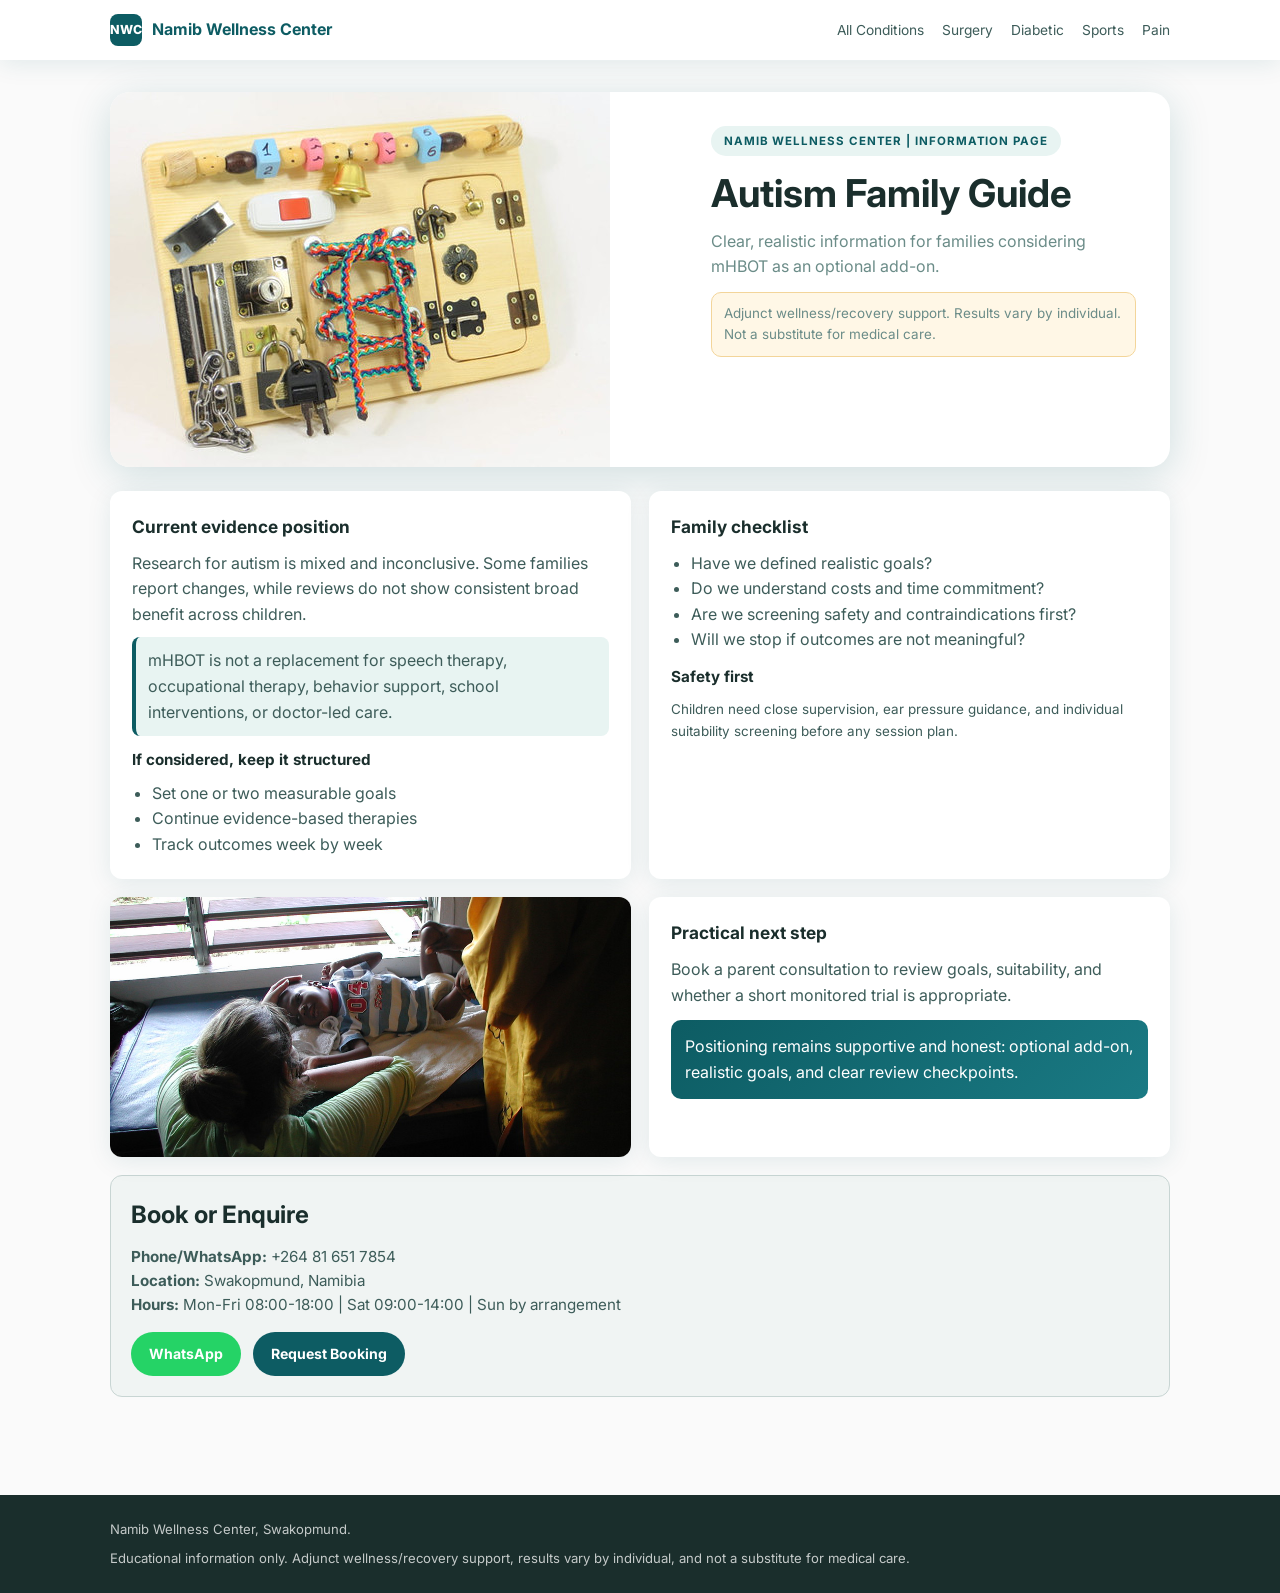
<file: landing/autism-families.html>
<!DOCTYPE html>
<html lang="en">
<head>
  <meta charset="UTF-8" />
  <meta name="viewport" content="width=device-width, initial-scale=1.0" />
  <title>Autism Family Guide | Namib Wellness Center</title>
  <meta name="description" content="Balanced family guide on mHBOT and autism from Namib Wellness Center, Swakopmund." />
  <link rel="preconnect" href="https://fonts.googleapis.com" />
  <link href="https://fonts.googleapis.com/css2?family=Inter:wght@300;400;500;600;700;800&display=swap" rel="stylesheet" />
  <link rel="stylesheet" href="styles.css" />
</head>
<body>
  <nav class="top-nav"><div class="top-wrap"><a class="brand" href="../index.html"><span class="brand-box">NWC</span>Namib Wellness Center</a><div class="nav-links"><a href="../index.html#conditions">All Conditions</a><a href="surgery-aftercare.html">Surgery</a><a href="diabetic-support.html">Diabetic</a><a href="sports-injuries.html">Sports</a><a href="chronic-pain.html">Pain</a></div></div></nav>
  <main class="wrap">
    <section class="hero">
      <img class="hero-img" src="images/autism-hero.jpg" alt="Family support environment" />
      <div class="hero-copy">
        <span class="badge">Namib Wellness Center | Information Page</span>
        <h1>Autism Family Guide</h1>
        <p>Clear, realistic information for families considering mHBOT as an optional add-on.</p>
        <p class="required">Adjunct wellness/recovery support. Results vary by individual. Not a substitute for medical care.</p>
      </div>
    </section>

    <section class="grid">
      <article class="card">
        <h2>Current evidence position</h2>
        <p>Research for autism is mixed and inconclusive. Some families report changes, while reviews do not show consistent broad benefit across children.</p>
        <div class="highlight">mHBOT is not a replacement for speech therapy, occupational therapy, behavior support, school interventions, or doctor-led care.</div>
        <h3>If considered, keep it structured</h3>
        <ul>
          <li>Set one or two measurable goals</li>
          <li>Continue evidence-based therapies</li>
          <li>Track outcomes week by week</li>
        </ul>
      </article>

      <article class="card">
        <h2>Family checklist</h2>
        <ul>
          <li>Have we defined realistic goals?</li>
          <li>Do we understand costs and time commitment?</li>
          <li>Are we screening safety and contraindications first?</li>
          <li>Will we stop if outcomes are not meaningful?</li>
        </ul>
        <h3>Safety first</h3>
        <p class="note">Children need close supervision, ear pressure guidance, and individual suitability screening before any session plan.</p>
      </article>

      <article class="card image-strip"><img src="images/autism-secondary.jpg" alt="Child-focused supportive setting" /></article>

      <article class="card">
        <h2>Practical next step</h2>
        <p>Book a parent consultation to review goals, suitability, and whether a short monitored trial is appropriate.</p>
        <div class="cta">Positioning remains supportive and honest: optional add-on, realistic goals, and clear review checkpoints.</div>
      </article>
    </section>

    <section class="panel">
      <h2>Book or Enquire</h2>
      <p><strong>Phone/WhatsApp:</strong> <a href="tel:+264816517854">+264 81 651 7854</a><br><strong>Location:</strong> Swakopmund, Namibia<br><strong>Hours:</strong> Mon-Fri 08:00-18:00 | Sat 09:00-14:00 | Sun by arrangement</p>
      <div class="btn-row"><a class="btn btn-wa" href="https://wa.me/264816517854?text=Hi%2C%20I%27m%20interested%20in%20the%20mHBOT%20autism%20family%20guide">WhatsApp</a><a class="btn btn-main" href="../index.html#booking">Request Booking</a></div>
    </section>
  </main>

  <footer><div class="foot-wrap"><p>Namib Wellness Center, Swakopmund.</p><p>Educational information only. Adjunct wellness/recovery support, results vary by individual, and not a substitute for medical care.</p></div></footer>
</body>
</html>
</file>
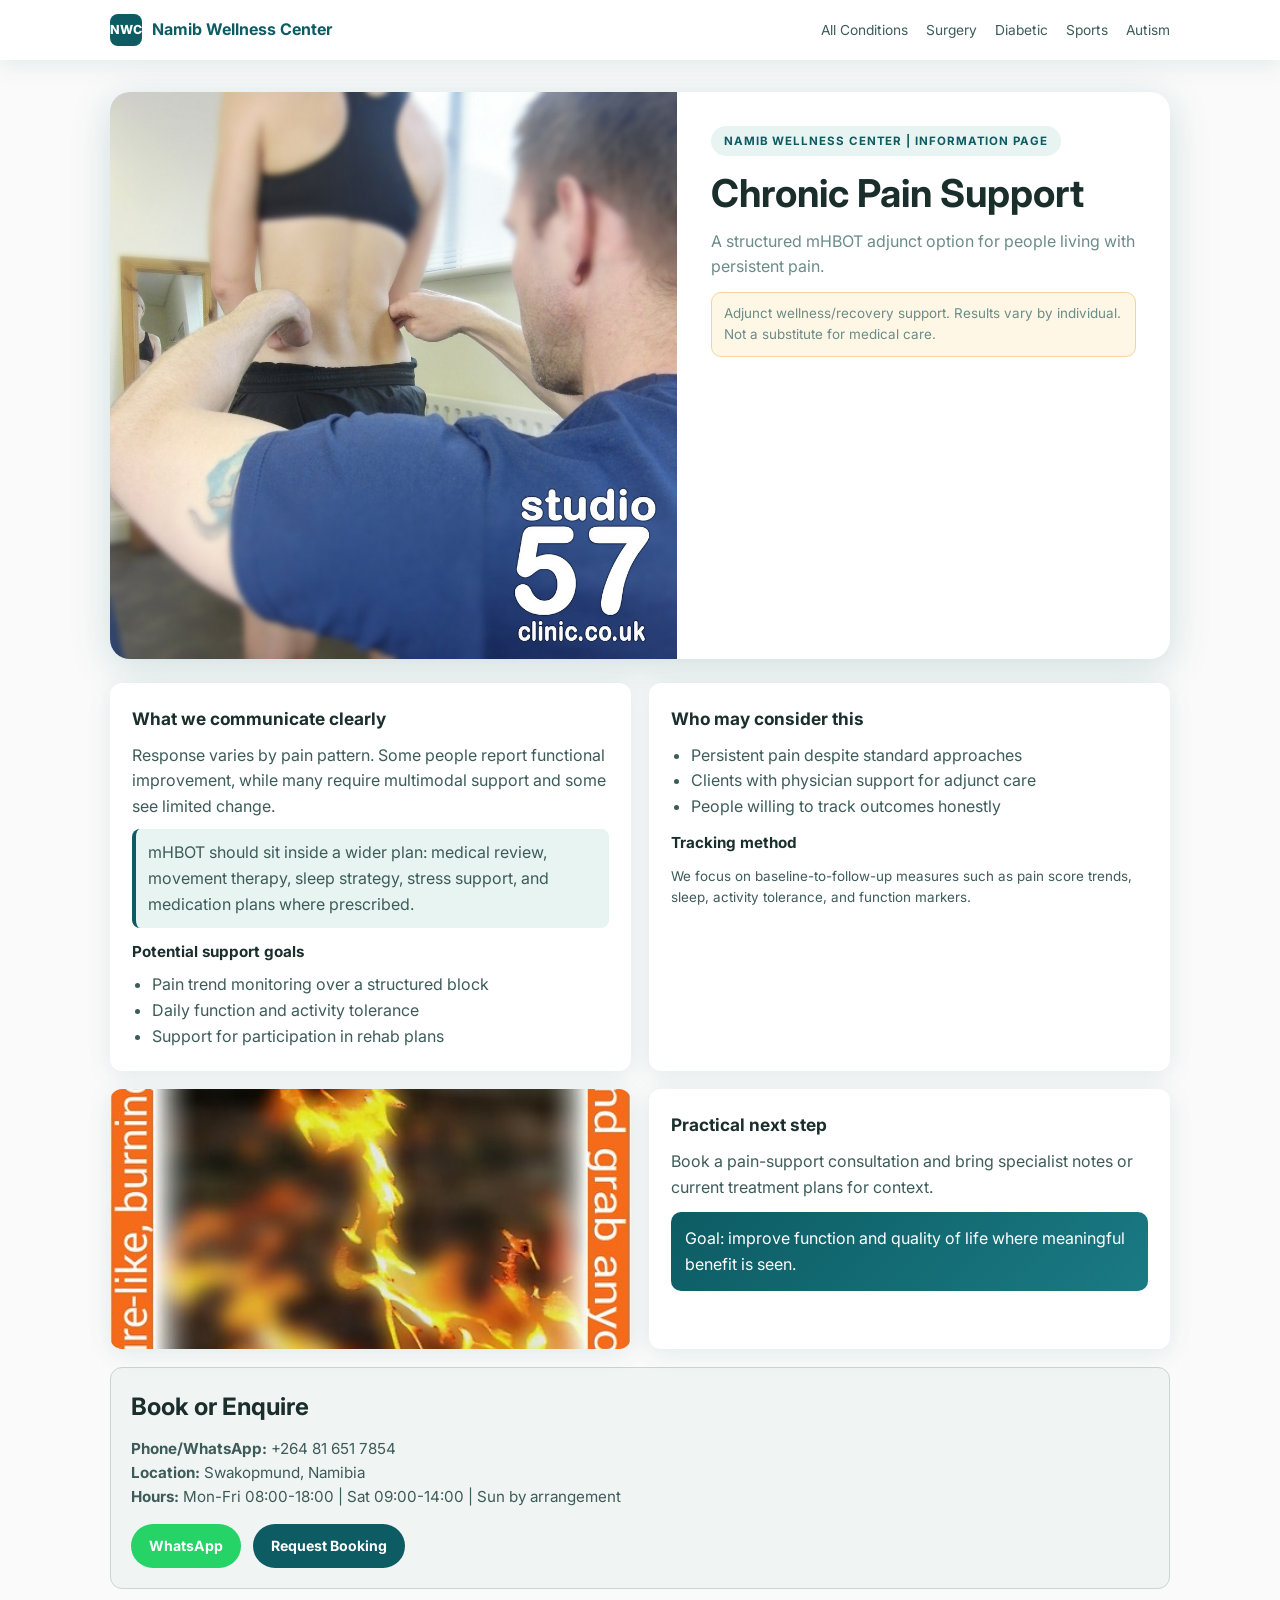
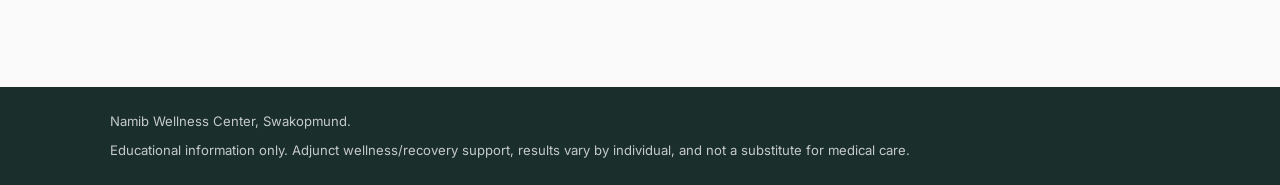
<file: landing/chronic-pain.html>
<!DOCTYPE html>
<html lang="en">
<head>
  <meta charset="UTF-8" />
  <meta name="viewport" content="width=device-width, initial-scale=1.0" />
  <title>Chronic Pain Support | Namib Wellness Center</title>
  <meta name="description" content="mHBOT chronic pain support information from Namib Wellness Center, Swakopmund." />
  <link rel="preconnect" href="https://fonts.googleapis.com" />
  <link href="https://fonts.googleapis.com/css2?family=Inter:wght@300;400;500;600;700;800&display=swap" rel="stylesheet" />
  <link rel="stylesheet" href="styles.css" />
</head>
<body>
  <nav class="top-nav"><div class="top-wrap"><a class="brand" href="../index.html"><span class="brand-box">NWC</span>Namib Wellness Center</a><div class="nav-links"><a href="../index.html#conditions">All Conditions</a><a href="surgery-aftercare.html">Surgery</a><a href="diabetic-support.html">Diabetic</a><a href="sports-injuries.html">Sports</a><a href="autism-families.html">Autism</a></div></div></nav>
  <main class="wrap">
    <section class="hero">
      <img class="hero-img" src="images/pain-hero.jpg" alt="Person with chronic pain support" />
      <div class="hero-copy">
        <span class="badge">Namib Wellness Center | Information Page</span>
        <h1>Chronic Pain Support</h1>
        <p>A structured mHBOT adjunct option for people living with persistent pain.</p>
        <p class="required">Adjunct wellness/recovery support. Results vary by individual. Not a substitute for medical care.</p>
      </div>
    </section>

    <section class="grid">
      <article class="card">
        <h2>What we communicate clearly</h2>
        <p>Response varies by pain pattern. Some people report functional improvement, while many require multimodal support and some see limited change.</p>
        <div class="highlight">mHBOT should sit inside a wider plan: medical review, movement therapy, sleep strategy, stress support, and medication plans where prescribed.</div>
        <h3>Potential support goals</h3>
        <ul>
          <li>Pain trend monitoring over a structured block</li>
          <li>Daily function and activity tolerance</li>
          <li>Support for participation in rehab plans</li>
        </ul>
      </article>

      <article class="card">
        <h2>Who may consider this</h2>
        <ul>
          <li>Persistent pain despite standard approaches</li>
          <li>Clients with physician support for adjunct care</li>
          <li>People willing to track outcomes honestly</li>
        </ul>
        <h3>Tracking method</h3>
        <p class="note">We focus on baseline-to-follow-up measures such as pain score trends, sleep, activity tolerance, and function markers.</p>
      </article>

      <article class="card image-strip"><img src="images/pain-secondary.jpg" alt="Chronic pain recovery support" /></article>

      <article class="card">
        <h2>Practical next step</h2>
        <p>Book a pain-support consultation and bring specialist notes or current treatment plans for context.</p>
        <div class="cta">Goal: improve function and quality of life where meaningful benefit is seen.</div>
      </article>
    </section>

    <section class="panel">
      <h2>Book or Enquire</h2>
      <p><strong>Phone/WhatsApp:</strong> <a href="tel:+264816517854">+264 81 651 7854</a><br><strong>Location:</strong> Swakopmund, Namibia<br><strong>Hours:</strong> Mon-Fri 08:00-18:00 | Sat 09:00-14:00 | Sun by arrangement</p>
      <div class="btn-row"><a class="btn btn-wa" href="https://wa.me/264816517854?text=Hi%2C%20I%27m%20interested%20in%20mHBOT%20chronic%20pain%20support">WhatsApp</a><a class="btn btn-main" href="../index.html#booking">Request Booking</a></div>
    </section>
  </main>

  <footer><div class="foot-wrap"><p>Namib Wellness Center, Swakopmund.</p><p>Educational information only. Adjunct wellness/recovery support, results vary by individual, and not a substitute for medical care.</p></div></footer>
</body>
</html>
</file>
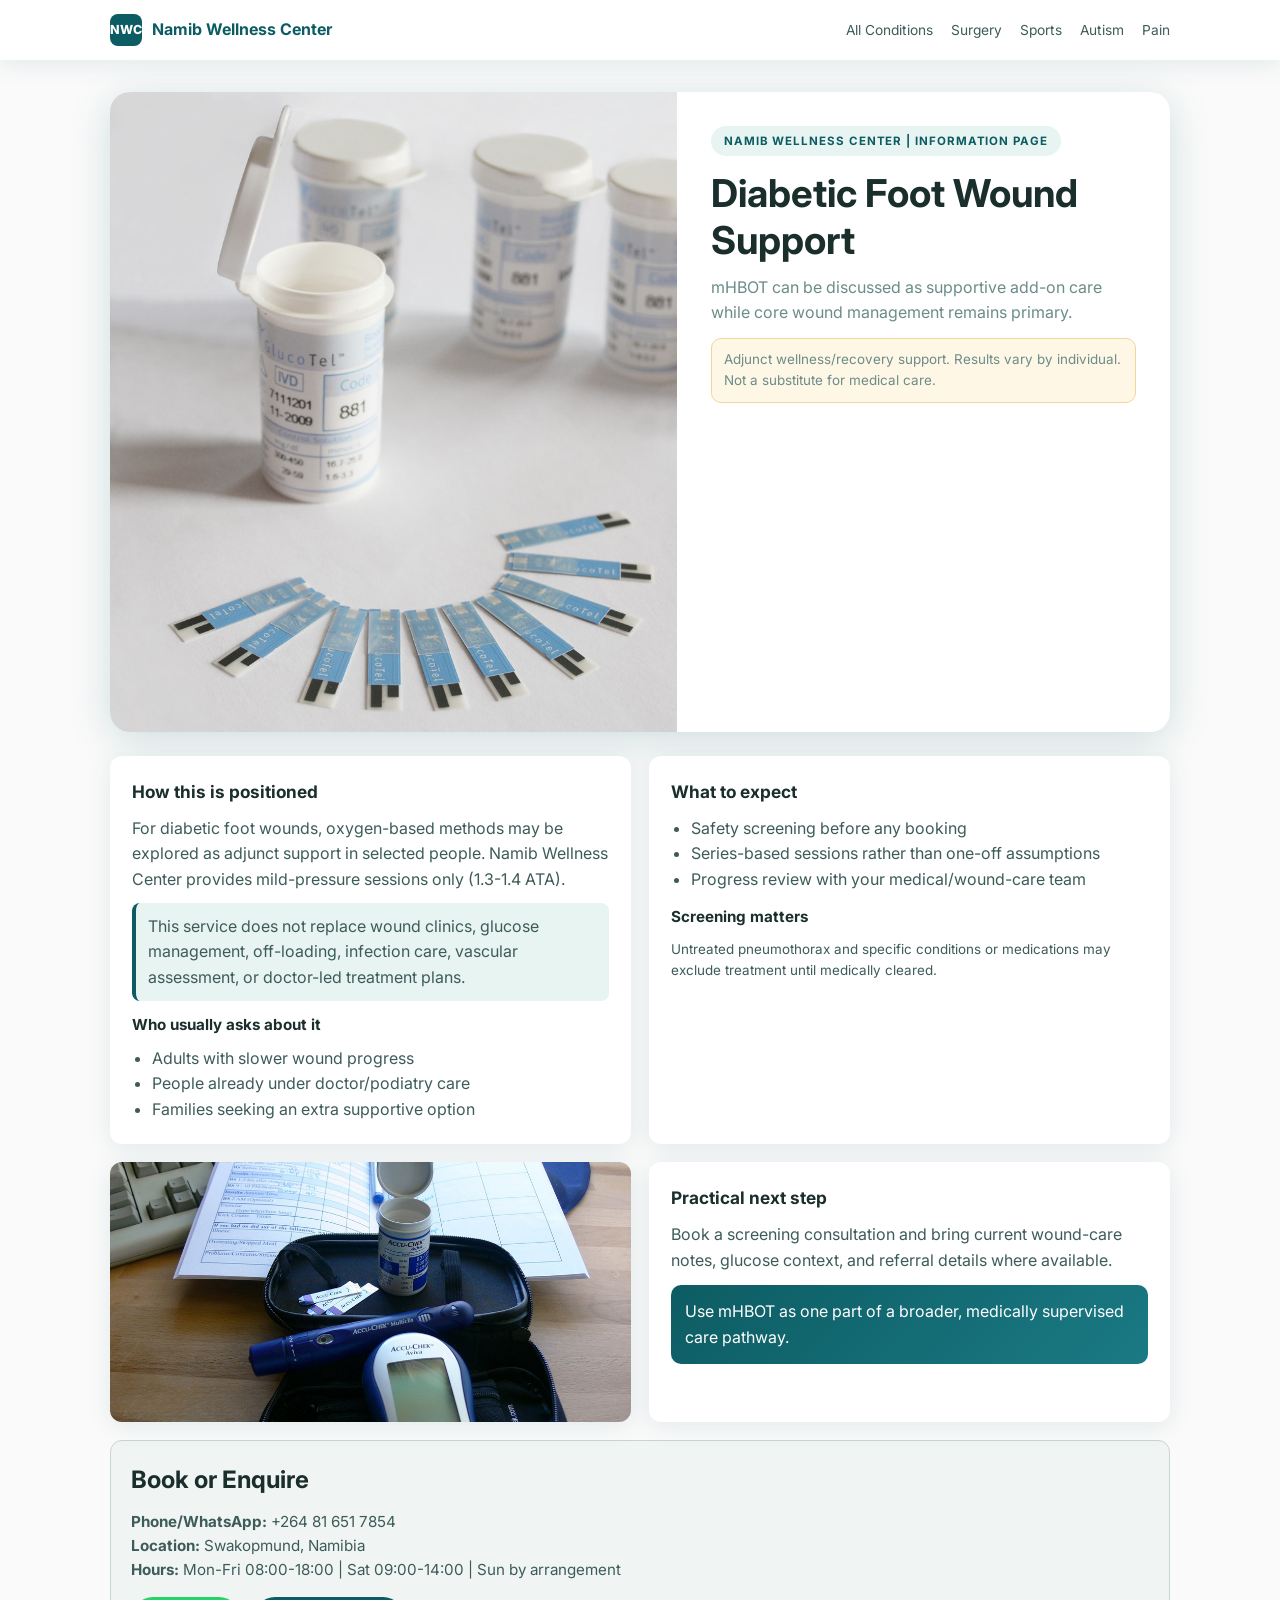
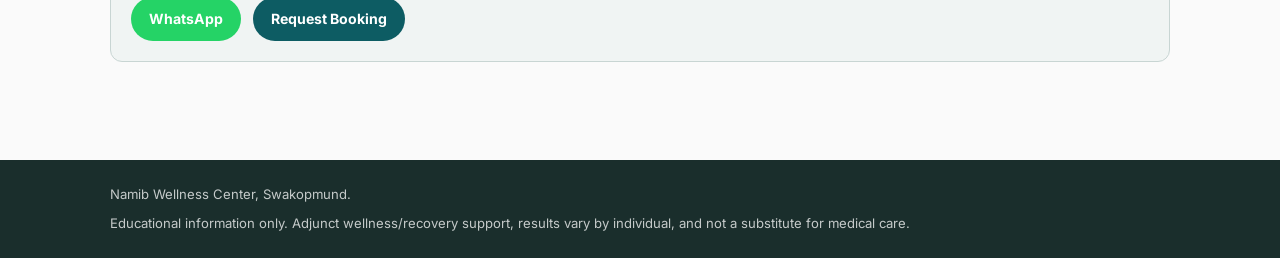
<file: landing/diabetic-support.html>
<!DOCTYPE html>
<html lang="en">
<head>
  <meta charset="UTF-8" />
  <meta name="viewport" content="width=device-width, initial-scale=1.0" />
  <title>Diabetic Foot Support | Namib Wellness Center</title>
  <meta name="description" content="mHBOT diabetic foot wound support information from Namib Wellness Center, Swakopmund." />
  <link rel="preconnect" href="https://fonts.googleapis.com" />
  <link href="https://fonts.googleapis.com/css2?family=Inter:wght@300;400;500;600;700;800&display=swap" rel="stylesheet" />
  <link rel="stylesheet" href="styles.css" />
</head>
<body>
  <nav class="top-nav"><div class="top-wrap"><a class="brand" href="../index.html"><span class="brand-box">NWC</span>Namib Wellness Center</a><div class="nav-links"><a href="../index.html#conditions">All Conditions</a><a href="surgery-aftercare.html">Surgery</a><a href="sports-injuries.html">Sports</a><a href="autism-families.html">Autism</a><a href="chronic-pain.html">Pain</a></div></div></nav>
  <main class="wrap">
    <section class="hero">
      <img class="hero-img" src="images/diabetes-hero.jpg" alt="Diabetic foot care context" />
      <div class="hero-copy">
        <span class="badge">Namib Wellness Center | Information Page</span>
        <h1>Diabetic Foot Wound Support</h1>
        <p>mHBOT can be discussed as supportive add-on care while core wound management remains primary.</p>
        <p class="required">Adjunct wellness/recovery support. Results vary by individual. Not a substitute for medical care.</p>
      </div>
    </section>

    <section class="grid">
      <article class="card">
        <h2>How this is positioned</h2>
        <p>For diabetic foot wounds, oxygen-based methods may be explored as adjunct support in selected people. Namib Wellness Center provides mild-pressure sessions only (1.3-1.4 ATA).</p>
        <div class="highlight">This service does not replace wound clinics, glucose management, off-loading, infection care, vascular assessment, or doctor-led treatment plans.</div>
        <h3>Who usually asks about it</h3>
        <ul>
          <li>Adults with slower wound progress</li>
          <li>People already under doctor/podiatry care</li>
          <li>Families seeking an extra supportive option</li>
        </ul>
      </article>

      <article class="card">
        <h2>What to expect</h2>
        <ul>
          <li>Safety screening before any booking</li>
          <li>Series-based sessions rather than one-off assumptions</li>
          <li>Progress review with your medical/wound-care team</li>
        </ul>
        <h3>Screening matters</h3>
        <p class="note">Untreated pneumothorax and specific conditions or medications may exclude treatment until medically cleared.</p>
      </article>

      <article class="card image-strip"><img src="images/diabetes-secondary.jpg" alt="Diabetes wound care support" /></article>

      <article class="card">
        <h2>Practical next step</h2>
        <p>Book a screening consultation and bring current wound-care notes, glucose context, and referral details where available.</p>
        <div class="cta">Use mHBOT as one part of a broader, medically supervised care pathway.</div>
      </article>
    </section>

    <section class="panel">
      <h2>Book or Enquire</h2>
      <p><strong>Phone/WhatsApp:</strong> <a href="tel:+264816517854">+264 81 651 7854</a><br><strong>Location:</strong> Swakopmund, Namibia<br><strong>Hours:</strong> Mon-Fri 08:00-18:00 | Sat 09:00-14:00 | Sun by arrangement</p>
      <div class="btn-row"><a class="btn btn-wa" href="https://wa.me/264816517854?text=Hi%2C%20I%27m%20interested%20in%20mHBOT%20diabetic%20foot%20support">WhatsApp</a><a class="btn btn-main" href="../index.html#booking">Request Booking</a></div>
    </section>
  </main>

  <footer><div class="foot-wrap"><p>Namib Wellness Center, Swakopmund.</p><p>Educational information only. Adjunct wellness/recovery support, results vary by individual, and not a substitute for medical care.</p></div></footer>
</body>
</html>
</file>
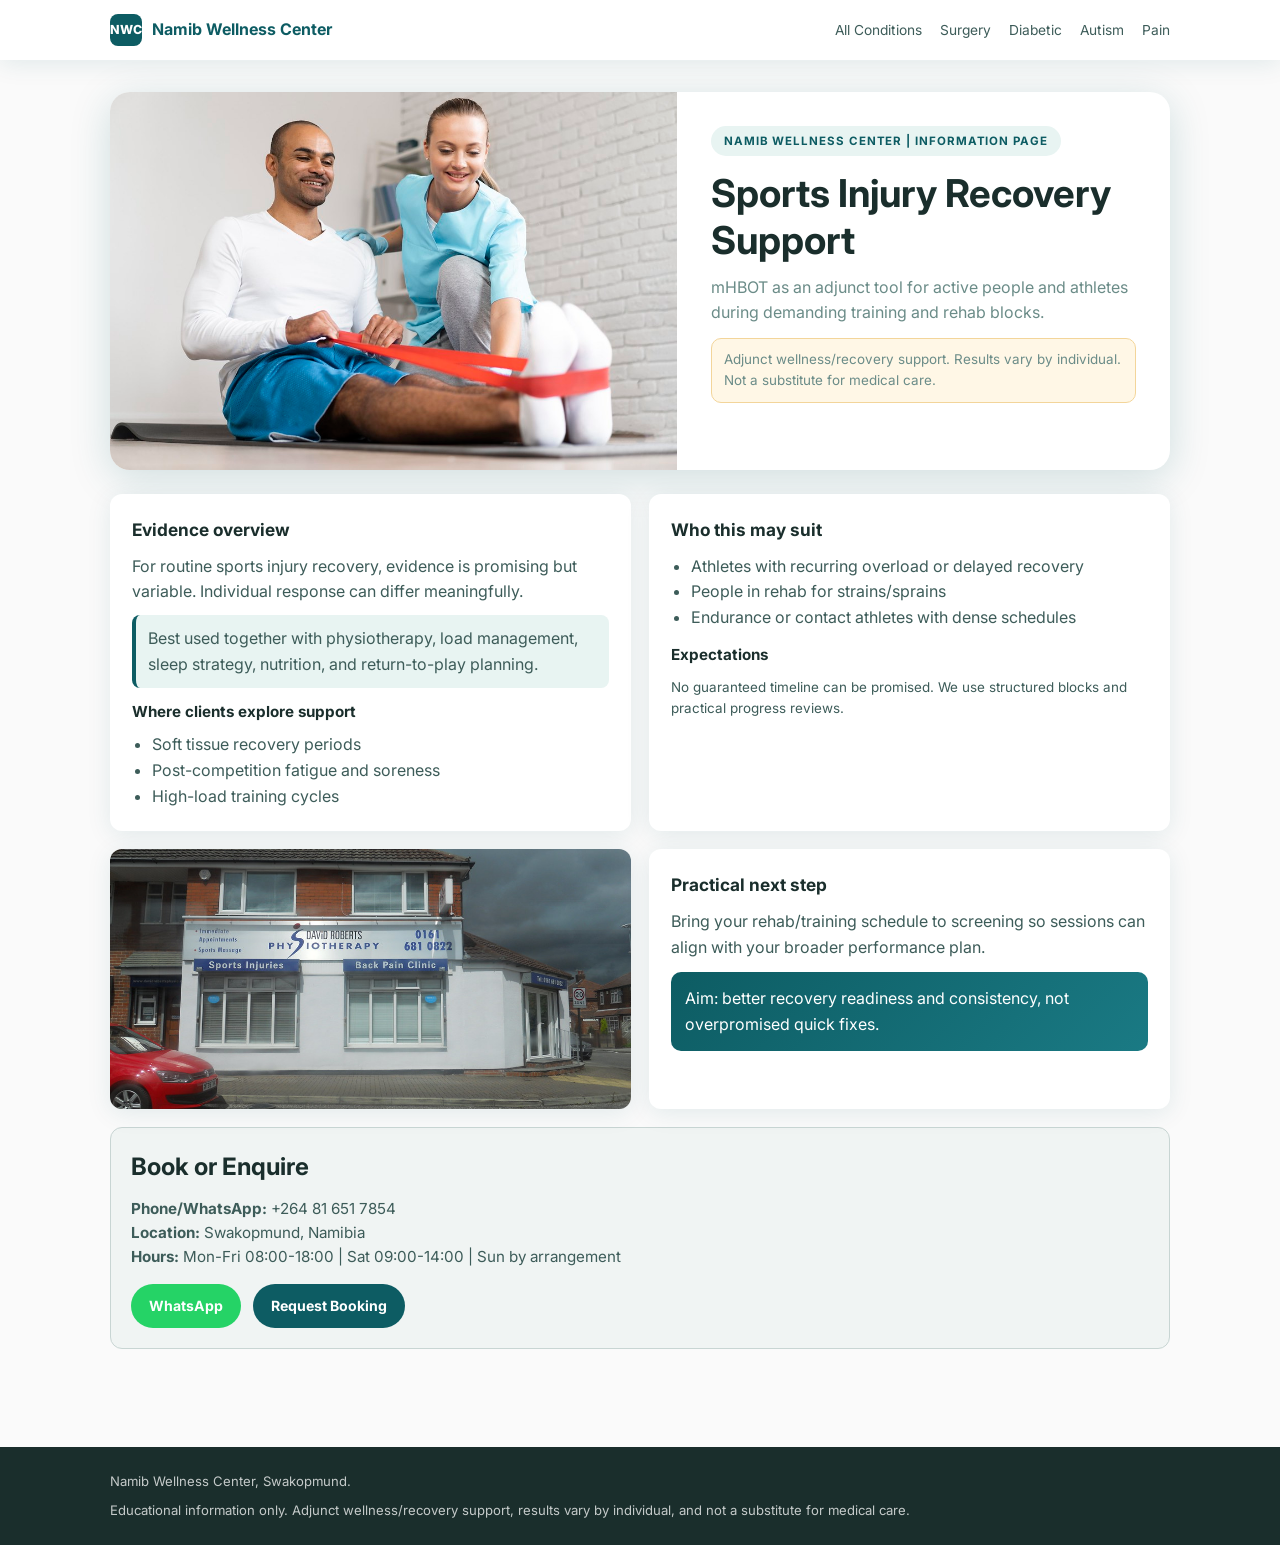
<file: landing/sports-injuries.html>
<!DOCTYPE html>
<html lang="en">
<head>
  <meta charset="UTF-8" />
  <meta name="viewport" content="width=device-width, initial-scale=1.0" />
  <title>Sports Injury Recovery | Namib Wellness Center</title>
  <meta name="description" content="mHBOT sports injury recovery support information from Namib Wellness Center, Swakopmund." />
  <link rel="preconnect" href="https://fonts.googleapis.com" />
  <link href="https://fonts.googleapis.com/css2?family=Inter:wght@300;400;500;600;700;800&display=swap" rel="stylesheet" />
  <link rel="stylesheet" href="styles.css" />
</head>
<body>
  <nav class="top-nav"><div class="top-wrap"><a class="brand" href="../index.html"><span class="brand-box">NWC</span>Namib Wellness Center</a><div class="nav-links"><a href="../index.html#conditions">All Conditions</a><a href="surgery-aftercare.html">Surgery</a><a href="diabetic-support.html">Diabetic</a><a href="autism-families.html">Autism</a><a href="chronic-pain.html">Pain</a></div></div></nav>
  <main class="wrap">
    <section class="hero">
      <img class="hero-img" src="images/sports-hero.jpg" alt="Athlete recovery and rehab" />
      <div class="hero-copy">
        <span class="badge">Namib Wellness Center | Information Page</span>
        <h1>Sports Injury Recovery Support</h1>
        <p>mHBOT as an adjunct tool for active people and athletes during demanding training and rehab blocks.</p>
        <p class="required">Adjunct wellness/recovery support. Results vary by individual. Not a substitute for medical care.</p>
      </div>
    </section>

    <section class="grid">
      <article class="card">
        <h2>Evidence overview</h2>
        <p>For routine sports injury recovery, evidence is promising but variable. Individual response can differ meaningfully.</p>
        <div class="highlight">Best used together with physiotherapy, load management, sleep strategy, nutrition, and return-to-play planning.</div>
        <h3>Where clients explore support</h3>
        <ul>
          <li>Soft tissue recovery periods</li>
          <li>Post-competition fatigue and soreness</li>
          <li>High-load training cycles</li>
        </ul>
      </article>

      <article class="card">
        <h2>Who this may suit</h2>
        <ul>
          <li>Athletes with recurring overload or delayed recovery</li>
          <li>People in rehab for strains/sprains</li>
          <li>Endurance or contact athletes with dense schedules</li>
        </ul>
        <h3>Expectations</h3>
        <p class="note">No guaranteed timeline can be promised. We use structured blocks and practical progress reviews.</p>
      </article>

      <article class="card image-strip"><img src="images/sports-secondary.jpg" alt="Sports recovery in progress" /></article>

      <article class="card">
        <h2>Practical next step</h2>
        <p>Bring your rehab/training schedule to screening so sessions can align with your broader performance plan.</p>
        <div class="cta">Aim: better recovery readiness and consistency, not overpromised quick fixes.</div>
      </article>
    </section>

    <section class="panel">
      <h2>Book or Enquire</h2>
      <p><strong>Phone/WhatsApp:</strong> <a href="tel:+264816517854">+264 81 651 7854</a><br><strong>Location:</strong> Swakopmund, Namibia<br><strong>Hours:</strong> Mon-Fri 08:00-18:00 | Sat 09:00-14:00 | Sun by arrangement</p>
      <div class="btn-row"><a class="btn btn-wa" href="https://wa.me/264816517854?text=Hi%2C%20I%27m%20interested%20in%20mHBOT%20sports%20injury%20support">WhatsApp</a><a class="btn btn-main" href="../index.html#booking">Request Booking</a></div>
    </section>
  </main>

  <footer><div class="foot-wrap"><p>Namib Wellness Center, Swakopmund.</p><p>Educational information only. Adjunct wellness/recovery support, results vary by individual, and not a substitute for medical care.</p></div></footer>
</body>
</html>
</file>
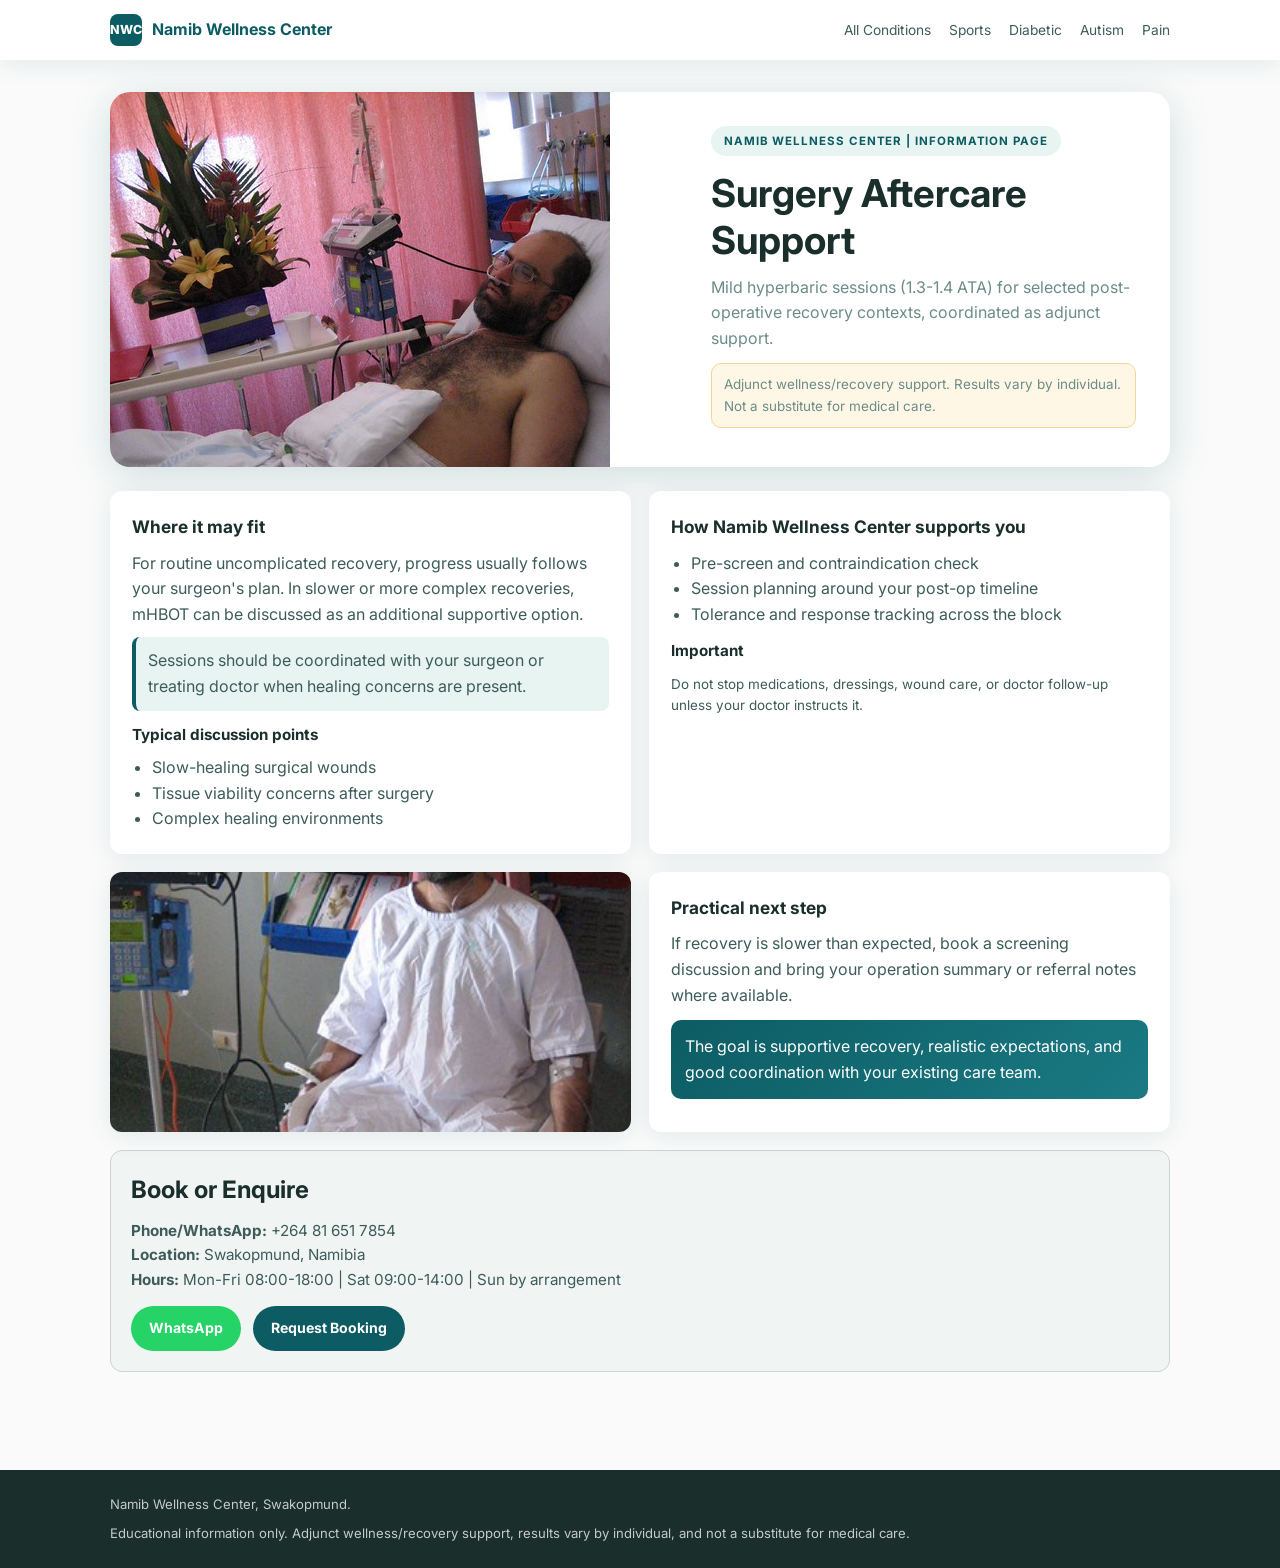
<file: landing/surgery-aftercare.html>
<!DOCTYPE html>
<html lang="en">
<head>
  <meta charset="UTF-8" />
  <meta name="viewport" content="width=device-width, initial-scale=1.0" />
  <title>Surgery Aftercare Support | Namib Wellness Center</title>
  <meta name="description" content="mHBOT surgery aftercare support information from Namib Wellness Center, Swakopmund." />
  <link rel="preconnect" href="https://fonts.googleapis.com" />
  <link href="https://fonts.googleapis.com/css2?family=Inter:wght@300;400;500;600;700;800&display=swap" rel="stylesheet" />
  <link rel="stylesheet" href="styles.css" />
</head>
<body>
  <nav class="top-nav"><div class="top-wrap"><a class="brand" href="../index.html"><span class="brand-box">NWC</span>Namib Wellness Center</a><div class="nav-links"><a href="../index.html#conditions">All Conditions</a><a href="sports-injuries.html">Sports</a><a href="diabetic-support.html">Diabetic</a><a href="autism-families.html">Autism</a><a href="chronic-pain.html">Pain</a></div></div></nav>
  <main class="wrap">
    <section class="hero">
      <img class="hero-img" src="images/surgery-hero.jpg" alt="Surgery recovery support" />
      <div class="hero-copy">
        <span class="badge">Namib Wellness Center | Information Page</span>
        <h1>Surgery Aftercare Support</h1>
        <p>Mild hyperbaric sessions (1.3-1.4 ATA) for selected post-operative recovery contexts, coordinated as adjunct support.</p>
        <p class="required">Adjunct wellness/recovery support. Results vary by individual. Not a substitute for medical care.</p>
      </div>
    </section>

    <section class="grid">
      <article class="card">
        <h2>Where it may fit</h2>
        <p>For routine uncomplicated recovery, progress usually follows your surgeon's plan. In slower or more complex recoveries, mHBOT can be discussed as an additional supportive option.</p>
        <div class="highlight">Sessions should be coordinated with your surgeon or treating doctor when healing concerns are present.</div>
        <h3>Typical discussion points</h3>
        <ul>
          <li>Slow-healing surgical wounds</li>
          <li>Tissue viability concerns after surgery</li>
          <li>Complex healing environments</li>
        </ul>
      </article>

      <article class="card">
        <h2>How Namib Wellness Center supports you</h2>
        <ul>
          <li>Pre-screen and contraindication check</li>
          <li>Session planning around your post-op timeline</li>
          <li>Tolerance and response tracking across the block</li>
        </ul>
        <h3>Important</h3>
        <p class="note">Do not stop medications, dressings, wound care, or doctor follow-up unless your doctor instructs it.</p>
      </article>

      <article class="card image-strip"><img src="images/surgery-secondary.jpg" alt="Recovery planning discussion" /></article>

      <article class="card">
        <h2>Practical next step</h2>
        <p>If recovery is slower than expected, book a screening discussion and bring your operation summary or referral notes where available.</p>
        <div class="cta">The goal is supportive recovery, realistic expectations, and good coordination with your existing care team.</div>
      </article>
    </section>

    <section class="panel">
      <h2>Book or Enquire</h2>
      <p><strong>Phone/WhatsApp:</strong> <a href="tel:+264816517854">+264 81 651 7854</a><br><strong>Location:</strong> Swakopmund, Namibia<br><strong>Hours:</strong> Mon-Fri 08:00-18:00 | Sat 09:00-14:00 | Sun by arrangement</p>
      <div class="btn-row"><a class="btn btn-wa" href="https://wa.me/264816517854?text=Hi%2C%20I%27m%20interested%20in%20mHBOT%20surgery%20aftercare%20support">WhatsApp</a><a class="btn btn-main" href="../index.html#booking">Request Booking</a></div>
    </section>
  </main>

  <footer><div class="foot-wrap"><p>Namib Wellness Center, Swakopmund.</p><p>Educational information only. Adjunct wellness/recovery support, results vary by individual, and not a substitute for medical care.</p></div></footer>
</body>
</html>
</file>
<file: landing/styles.css>
:root {
  --teal:#0d5c63;
  --teal-light:#1a7a84;
  --sage:#7c9a92;
  --white:#fafafa;
  --grey-light:#f0f4f3;
  --grey-mid:#c8d5d3;
  --text-dark:#1a2e2c;
  --text-mid:#3d5c59;
  --text-light:#6b8c88;
  --accent:#e8f4f2;
  --shadow:0 4px 24px rgba(13,92,99,.10);
  --shadow-lg:0 8px 40px rgba(13,92,99,.18);
  --radius:12px;
  --radius-lg:20px;
}
*{box-sizing:border-box;margin:0;padding:0}
body{font-family:'Inter',sans-serif;background:var(--white);color:var(--text-dark);line-height:1.6}
a{text-decoration:none;color:inherit}
img{max-width:100%;display:block}
.top-nav{position:sticky;top:0;z-index:10;background:rgba(255,255,255,.97);box-shadow:var(--shadow)}
.top-wrap{max-width:1100px;margin:0 auto;padding:14px 20px;display:flex;justify-content:space-between;align-items:center;gap:12px}
.brand{display:flex;align-items:center;gap:10px;font-weight:700;color:var(--teal)}
.brand-box{width:32px;height:32px;border-radius:8px;background:var(--teal);color:#fff;display:flex;align-items:center;justify-content:center;font-size:.78rem;font-weight:800}
.nav-links{display:flex;gap:18px;flex-wrap:wrap;font-size:.86rem;color:var(--text-mid)}
.nav-links a:hover{color:var(--teal)}
.wrap{max-width:1100px;margin:0 auto;padding:32px 20px 70px}
.hero{background:#fff;border-radius:var(--radius-lg);box-shadow:var(--shadow-lg);overflow:hidden;display:grid;grid-template-columns:1.15fr 1fr}
.hero-copy{padding:34px 34px 26px}
.badge{display:inline-block;background:var(--accent);color:var(--teal);font-size:.72rem;font-weight:700;letter-spacing:.08em;text-transform:uppercase;border-radius:50px;padding:6px 13px;margin-bottom:14px}
.hero h1{font-size:clamp(1.7rem,3vw,2.5rem);line-height:1.2;margin-bottom:12px}
.hero p{color:var(--text-light)}
.hero-img{height:100%;min-height:280px;object-fit:cover}
.required{margin-top:12px;padding:10px 12px;background:#fff7e6;border:1px solid #f3d59a;border-radius:10px;font-size:.84rem;color:#5f4b1e}
.grid{margin-top:24px;display:grid;grid-template-columns:1fr 1fr;gap:18px}
.card{background:#fff;border-radius:var(--radius);padding:22px;box-shadow:var(--shadow)}
.card h2{font-size:1.08rem;margin-bottom:10px}
.card h3{font-size:.95rem;margin:12px 0 8px}
.card p{color:var(--text-mid)}
ul{margin:0 0 0 20px;color:var(--text-mid)}
.note{margin-top:10px;font-size:.84rem;color:var(--text-light)}
.highlight{margin-top:10px;padding:11px 12px;border-left:4px solid var(--teal);background:var(--accent);border-radius:8px;color:var(--text-mid)}
.image-strip{padding:0;overflow:hidden}
.image-strip img{height:260px;width:100%;object-fit:cover}
.cta{margin-top:12px;padding:14px;border-radius:10px;background:linear-gradient(135deg,var(--teal),var(--teal-light));color:#fff}
.panel{margin-top:18px;background:var(--grey-light);border:1px solid var(--grey-mid);border-radius:var(--radius);padding:20px}
.panel h2{margin-bottom:10px}
.panel p{font-size:.95rem;color:var(--text-mid)}
.btn-row{margin-top:14px;display:flex;gap:12px;flex-wrap:wrap}
.btn{display:inline-block;padding:11px 18px;border-radius:999px;font-size:.88rem;font-weight:700}
.btn-wa{background:#25d366;color:#fff}
.btn-main{background:var(--teal);color:#fff}
footer{margin-top:28px;background:var(--text-dark);color:rgba(255,255,255,.75)}
.foot-wrap{max-width:1100px;margin:0 auto;padding:24px 20px;font-size:.82rem}
.foot-wrap p + p{margin-top:8px}
@media (max-width:860px){
  .hero{grid-template-columns:1fr}
  .grid{grid-template-columns:1fr}
}
</file>
